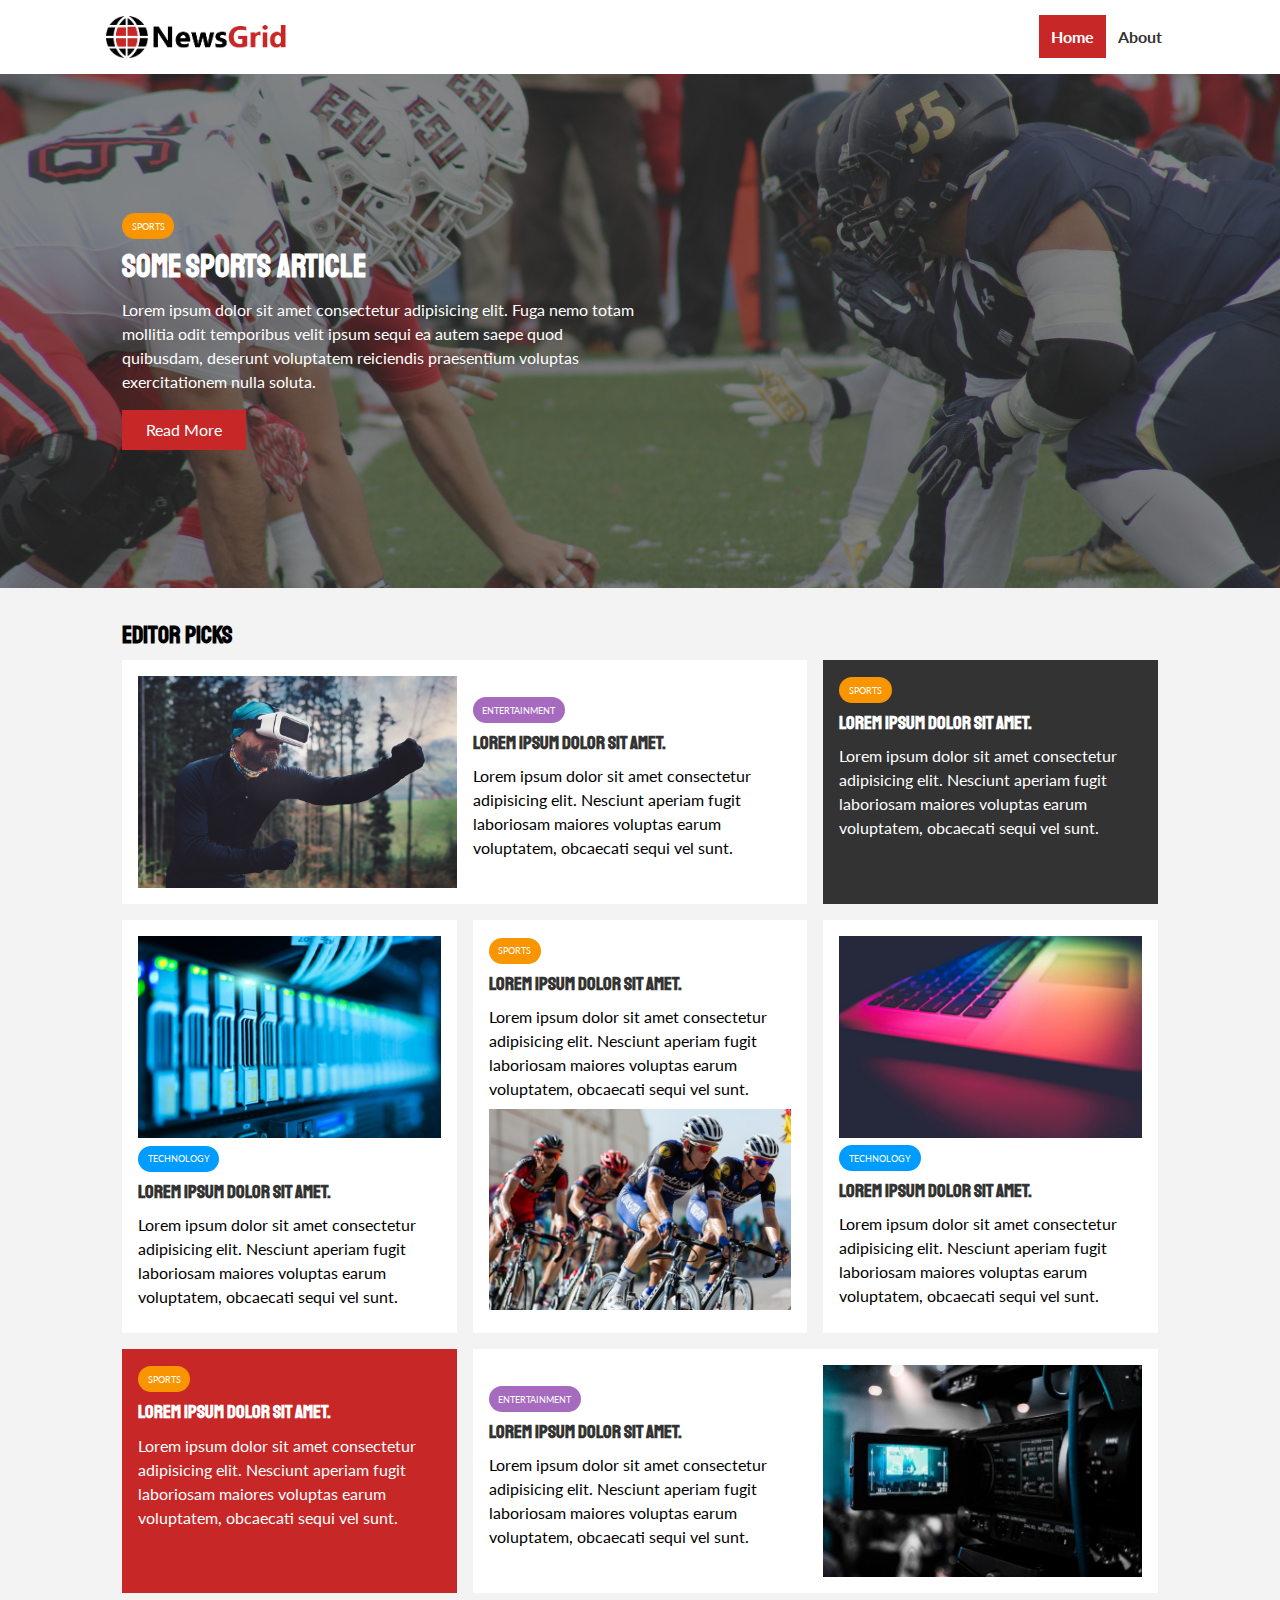
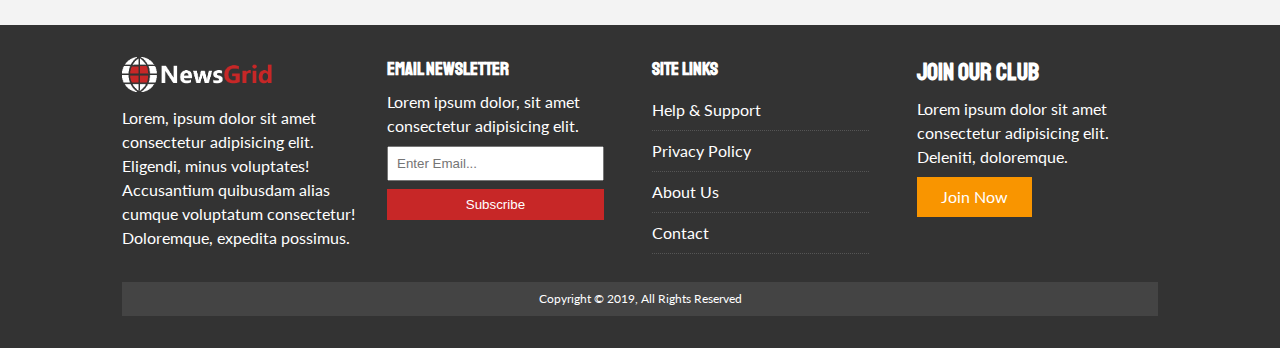
<file: index.html>
<!DOCTYPE html>
<html lang="en">
<head>
  <meta charset="UTF-8">
  <meta http-equiv="X-UA-Compatible" content="IE=edge">
  <meta name="viewport" content="width=device-width, initial-scale=1.0">
  <link rel="stylesheet" href="./css/style.css">
  <link rel="stylesheet" media="screen and (max-width: 768px)" href="./css/mobile.css">
  <link rel="stylesheet" href="https://use.fontawesome.com/releases/v5.15.3/css/all.css" integrity="sha384-SZXxX4whJ79/gErwcOYf+zWLeJdY/qpuqC4cAa9rOGUstPomtqpuNWT9wdPEn2fk" crossorigin="anonymous">
  <link rel="shortcut icon" type="image/x-icon" href="./favicon.ico">
  <link href="https://fonts.googleapis.com/css2?family=Lato&family=Staatliches&display=swap" rel="stylesheet">
  <title>NewsGrid | Latest News</title>
</head>
<body>
  <nav id="main-nav">
    <div class="container">
      <img src="./img/logo.png" alt="NewsGrid" class="logo">
      <div class="social">
        <a href="https://facebook.com" target="_blank"><i class="fab fa-facebook fa-2x"></i></a>
        <a href="https://twitter.com" target="_blank"><i class="fab fa-twitter fa-2x"></i></a>
        <a href="https://instagram.com" target="_blank"><i class="fab fa-instagram fa-2x"></i></a>
        <a href="https://youtube.com" target="_blank"><i class="fab fa-youtube fa-2x"></i></a>
      </div>
      <ul>
        <li><a class="current" href="./index.html">Home</a></li>
        <li><a href="./about.html">About</a></li>
      </ul>
    </div>
  </nav>

  <!-- Showcase -->
  <header id="showcase">
    <div class="container">
      <div class="showcase-container">
        <div class="showcase-content">
          <div class="category category-sports">Sports</div>
          <h1>Some Sports Article</h1>
          <p>Lorem ipsum dolor sit amet consectetur adipisicing elit. Fuga nemo totam mollitia odit temporibus velit ipsum sequi ea autem saepe quod quibusdam, deserunt voluptatem reiciendis praesentium voluptas exercitationem nulla soluta.</p>
          <a href="./article.html" class="btn btn-primary">Read More</a>
        </div>
      </div>
    </div>
  </header>

  <!-- Home Articles -->
  <section id="home-articles" class="py-2">
    <div class="container">
      <h2>Editor Picks</h2>
      <div class="articles-container">
        <article class="card">
          <img src="./img/articles/ent1.jpg" alt="">
          <div>
            <div class="category category-ent">Entertainment</div>
            <h3>
              <a href="./article.html">Lorem ipsum dolor sit amet.</a>
            </h3>
            <p>Lorem ipsum dolor sit amet consectetur adipisicing elit. Nesciunt aperiam fugit laboriosam maiores voluptas earum voluptatem, obcaecati sequi vel sunt.</p>
          </div>
        </article>
        
        <article class="card bg-dark">
          <div class="category category-sports">Sports</div>
          <h3>
            <a href="./article.html">Lorem ipsum dolor sit amet.</a>
          </h3>
          <p>Lorem ipsum dolor sit amet consectetur adipisicing elit. Nesciunt aperiam fugit laboriosam maiores voluptas earum voluptatem, obcaecati sequi vel sunt.</p>
        </article>
        <article class="card">
          <img src="./img/articles/tech1.jpg" alt="">
          <div class="category category-tech">Technology</div>
          <h3>
            <a href="./article.html">Lorem ipsum dolor sit amet.</a>
          </h3>
          <p>Lorem ipsum dolor sit amet consectetur adipisicing elit. Nesciunt aperiam fugit laboriosam maiores voluptas earum voluptatem, obcaecati sequi vel sunt.</p>
        </article>
        <article class="card">
          <div class="category category-sports">Sports</div>
          <h3>
            <a href="./article.html">Lorem ipsum dolor sit amet.</a>
          </h3>
          <p>Lorem ipsum dolor sit amet consectetur adipisicing elit. Nesciunt aperiam fugit laboriosam maiores voluptas earum voluptatem, obcaecati sequi vel sunt.</p>
          <img src="./img/articles/sports1.jpg" alt="">
        </article>
        <article class="card">
          <img src="./img/articles/tech2.jpg" alt="">
          <div class="category category-tech">Technology</div>
          <h3>
            <a href="./article.html">Lorem ipsum dolor sit amet.</a>
          </h3>
          <p>Lorem ipsum dolor sit amet consectetur adipisicing elit. Nesciunt aperiam fugit laboriosam maiores voluptas earum voluptatem, obcaecati sequi vel sunt.</p>
        </article>
      </article>
      <article class="card  bg-primary">
        <div class="category category-sports">Sports</div>
        <h3>
          <a href="./article.html">Lorem ipsum dolor sit amet.</a>
        </h3>
        <p>Lorem ipsum dolor sit amet consectetur adipisicing elit. Nesciunt aperiam fugit laboriosam maiores voluptas earum voluptatem, obcaecati sequi vel sunt.</p>
      </article>
      <article class="card">
        <div>
          <div class="category category-ent">Entertainment</div>
          <h3>
            <a href="./article.html">Lorem ipsum dolor sit amet.</a>
          </h3>
          <p>Lorem ipsum dolor sit amet consectetur adipisicing elit. Nesciunt aperiam fugit laboriosam maiores voluptas earum voluptatem, obcaecati sequi vel sunt.</p>
        </div>
        <img src="./img/articles/ent2.jpg" alt="">
      </article>
      </div>
    </div>
  </section>

  <!-- Footer -->
  <footer id="main-footer" class="py-2">
    <div class="container footer-container">
      <div>
        <img src="./img/logo_light.png" alt="NewsGrid">
        <p>Lorem, ipsum dolor sit amet consectetur adipisicing elit. Eligendi, minus voluptates! Accusantium quibusdam alias cumque voluptatum consectetur! Doloremque, expedita possimus.</p>
      </div>
      
      <div>
        <h3>Email Newsletter</h3>
        <p>Lorem ipsum dolor, sit amet consectetur adipisicing elit.</p>
        <form>
          <input type="email" placeholder="Enter Email...">
          <input type="submit" value="Subscribe" class="btn btn-primary">
        </form>
      </div>

      <div>
        <h3>Site Links</h3>
        <ul class="list">
          <li><a href="#">Help & Support</a></li>
          <li><a href="#">Privacy Policy</a></li>
          <li><a href="#">About Us</a></li>
          <li><a href="#">Contact</a></li>
        </ul>
      </div>

      <div>
        <h2>Join Our Club</h2>
        <p>Lorem ipsum dolor sit amet consectetur adipisicing elit. Deleniti, doloremque.</p>
        <a href="#" class="btn btn-secondary">Join Now</a>
      </div>
      <div>
        Copyright &copy; 2019, All Rights Reserved
      </div>
    </div>
  </footer>
  
</body>
</html>
</file>
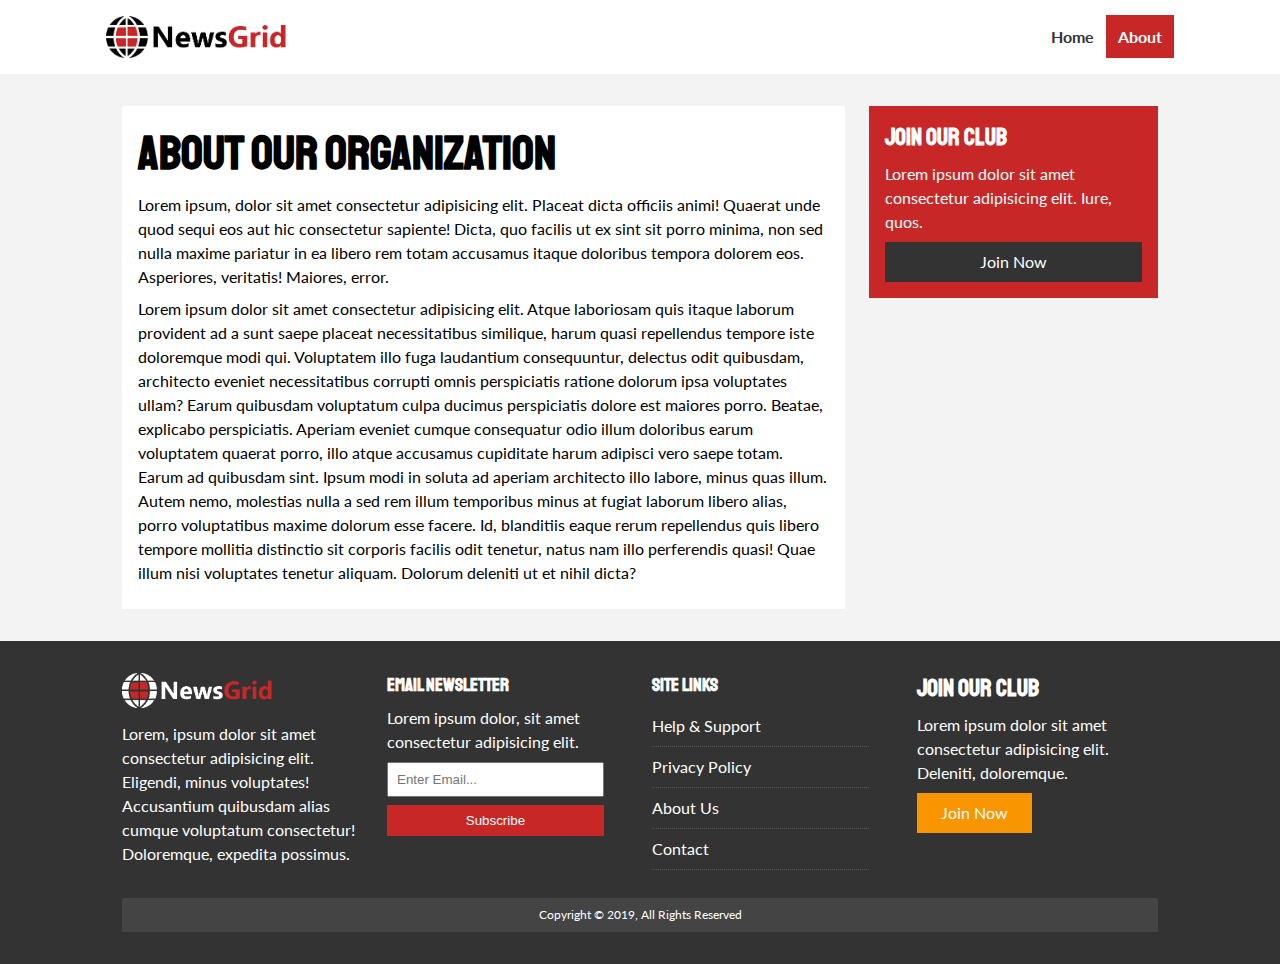
<file: about.html>
<!DOCTYPE html>
<html lang="en">
	<head>
		<meta charset="UTF-8" />
		<meta http-equiv="X-UA-Compatible" content="IE=edge" />
		<meta name="viewport" content="width=device-width, initial-scale=1.0" />
		<link rel="stylesheet" href="./css/style.css" />
		<link
			rel="stylesheet"
			media="screen and (max-width: 768px)"
			href="./css/mobile.css"
		/>
		<link
			rel="stylesheet"
			href="https://use.fontawesome.com/releases/v5.15.3/css/all.css"
			integrity="sha384-SZXxX4whJ79/gErwcOYf+zWLeJdY/qpuqC4cAa9rOGUstPomtqpuNWT9wdPEn2fk"
			crossorigin="anonymous"
		/>
		<link rel="shortcut icon" type="image/x-icon" href="./favicon.ico" />
		<link
			href="https://fonts.googleapis.com/css2?family=Lato&family=Staatliches&display=swap"
			rel="stylesheet"
		/>
		<title>NewsGrid | About</title>
	</head>
	<body>
		<nav id="main-nav">
			<div class="container">
				<img src="./img/logo.png" alt="NewsGrid" class="logo" />
				<div class="social">
					<a href="https://facebook.com" target="_blank"
						><i class="fab fa-facebook fa-2x"></i
					></a>
					<a href="https://twitter.com" target="_blank"
						><i class="fab fa-twitter fa-2x"></i
					></a>
					<a href="https://instagram.com" target="_blank"
						><i class="fab fa-instagram fa-2x"></i
					></a>
					<a href="https://youtube.com" target="_blank"
						><i class="fab fa-youtube fa-2x"></i
					></a>
				</div>
				<ul>
					<li><a href="./index.html">Home</a></li>
					<li><a class="current" href="./about.html">About</a></li>
				</ul>
			</div>
		</nav>

		<section id="about">
			<div class="container">
				<div class="page-container">
					<article class="card">
						<h1 class="l-heading">About Our Organization</h1>
						<p>
							Lorem ipsum, dolor sit amet consectetur adipisicing elit. Placeat
							dicta officiis animi! Quaerat unde quod sequi eos aut hic
							consectetur sapiente! Dicta, quo facilis ut ex sint sit porro
							minima, non sed nulla maxime pariatur in ea libero rem totam
							accusamus itaque doloribus tempora dolorem eos. Asperiores,
							veritatis! Maiores, error.
						</p>
						<p>
							Lorem ipsum dolor sit amet consectetur adipisicing elit. Atque
							laboriosam quis itaque laborum provident ad a sunt saepe placeat
							necessitatibus similique, harum quasi repellendus tempore iste
							doloremque modi qui. Voluptatem illo fuga laudantium consequuntur,
							delectus odit quibusdam, architecto eveniet necessitatibus
							corrupti omnis perspiciatis ratione dolorum ipsa voluptates ullam?
							Earum quibusdam voluptatum culpa ducimus perspiciatis dolore est
							maiores porro. Beatae, explicabo perspiciatis. Aperiam eveniet
							cumque consequatur odio illum doloribus earum voluptatem quaerat
							porro, illo atque accusamus cupiditate harum adipisci vero saepe
							totam. Earum ad quibusdam sint. Ipsum modi in soluta ad aperiam
							architecto illo labore, minus quas illum. Autem nemo, molestias
							nulla a sed rem illum temporibus minus at fugiat laborum libero
							alias, porro voluptatibus maxime dolorum esse facere. Id,
							blanditiis eaque rerum repellendus quis libero tempore mollitia
							distinctio sit corporis facilis odit tenetur, natus nam illo
							perferendis quasi! Quae illum nisi voluptates tenetur aliquam.
							Dolorum deleniti ut et nihil dicta?
						</p>
					</article>
					<aside class="card bg-primary">
						<h2>Join Our Club</h2>
						<p>
							Lorem ipsum dolor sit amet consectetur adipisicing elit. Iure,
							quos.
						</p>
						<a href="#" class="btn btn-dark btn-block">Join Now</a>
					</aside>
				</div>
			</div>
		</section>

		<!-- Footer -->
		<footer id="main-footer" class="py-2">
			<div class="container footer-container">
				<div>
					<img src="./img/logo_light.png" alt="NewsGrid" />
					<p>
						Lorem, ipsum dolor sit amet consectetur adipisicing elit. Eligendi,
						minus voluptates! Accusantium quibusdam alias cumque voluptatum
						consectetur! Doloremque, expedita possimus.
					</p>
				</div>
				<div>
					<h3>Email Newsletter</h3>
					<p>Lorem ipsum dolor, sit amet consectetur adipisicing elit.</p>
					<form>
						<input type="email" placeholder="Enter Email..." />
						<input type="submit" value="Subscribe" class="btn btn-primary" />
					</form>
				</div>
				<div>
					<h3>Site Links</h3>
					<ul class="list">
						<li><a href="#">Help & Support</a></li>
						<li><a href="#">Privacy Policy</a></li>
						<li><a href="#">About Us</a></li>
						<li><a href="#">Contact</a></li>
					</ul>
				</div>
				<div>
					<h2>Join Our Club</h2>
					<p>
						Lorem ipsum dolor sit amet consectetur adipisicing elit. Deleniti,
						doloremque.
					</p>
					<a href="#" class="btn btn-secondary">Join Now</a>
				</div>
				<div>Copyright &copy; 2019, All Rights Reserved</div>
			</div>
		</footer>
	</body>
</html>
</file>
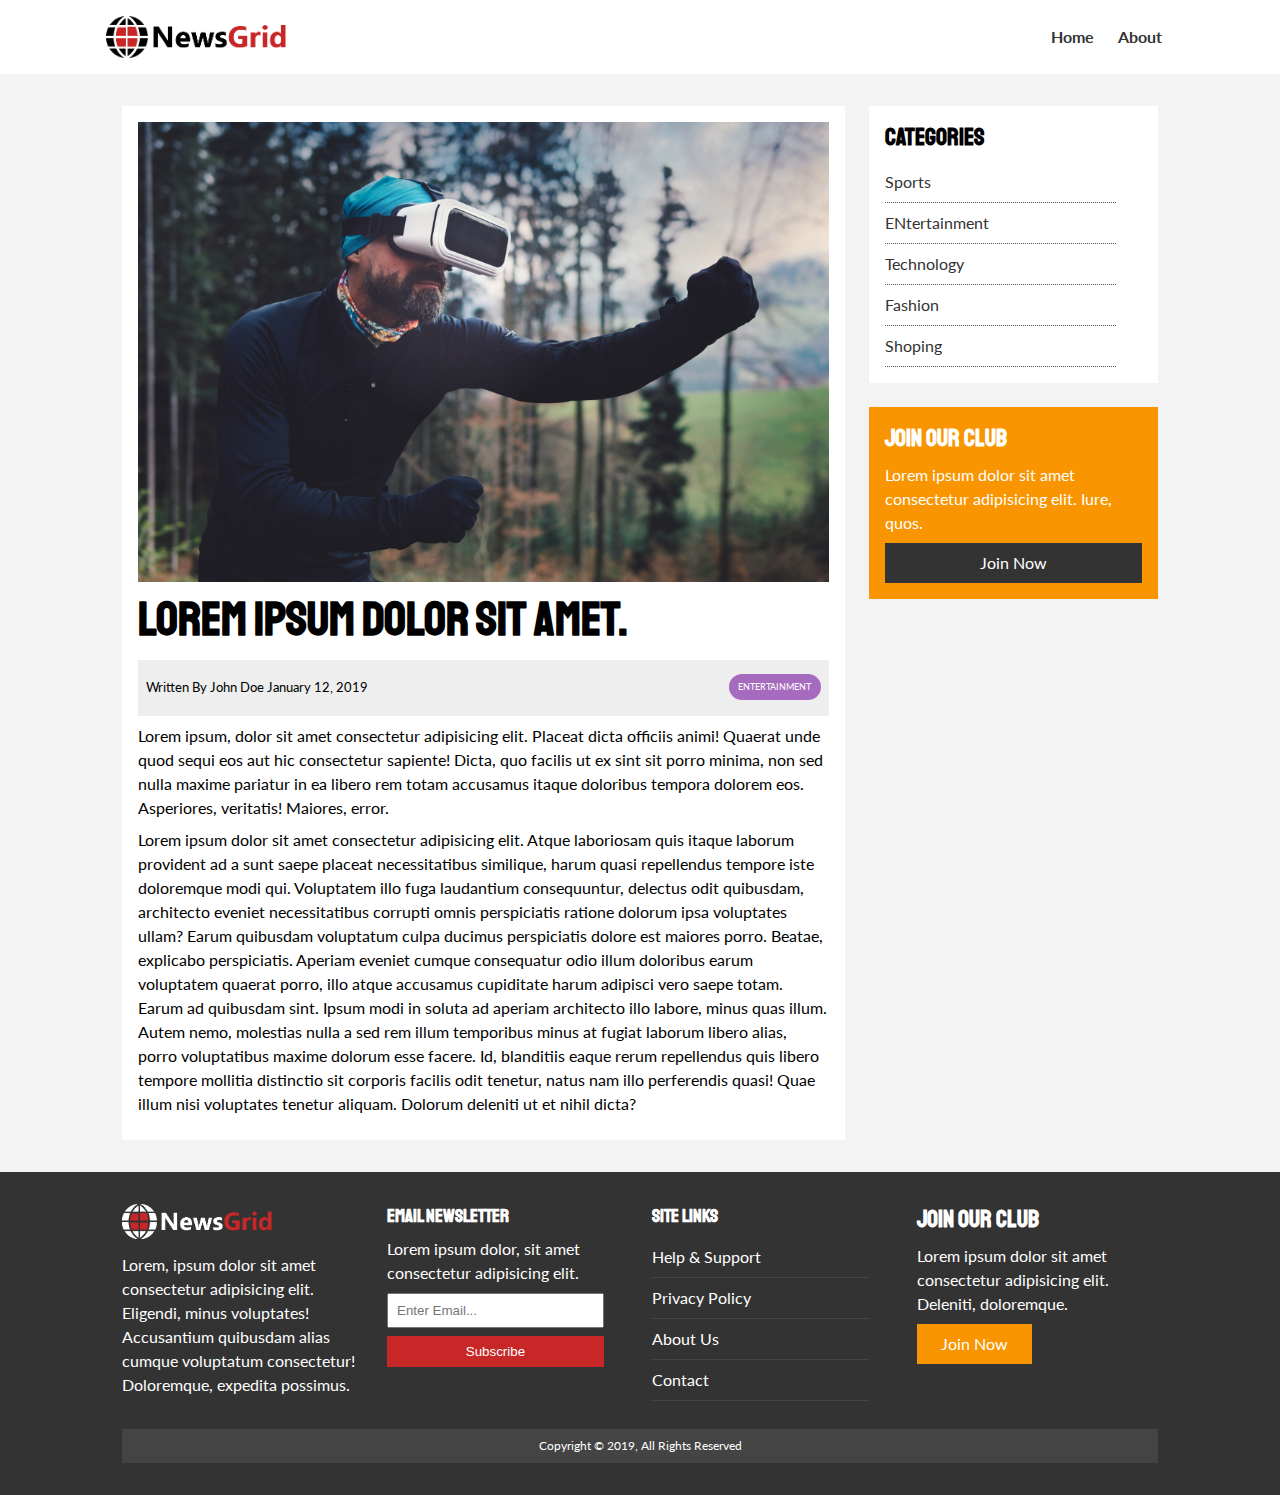
<file: article.html>
<!DOCTYPE html>
<html lang="en">
	<head>
		<meta charset="UTF-8" />
		<meta http-equiv="X-UA-Compatible" content="IE=edge" />
		<meta name="viewport" content="width=device-width, initial-scale=1.0" />
		<link rel="stylesheet" href="./css/style.css" />
		<link
			rel="stylesheet"
			media="screen and (max-width: 768px)"
			href="./css/mobile.css"
		/>
		<link
			rel="stylesheet"
			href="https://use.fontawesome.com/releases/v5.15.3/css/all.css"
			integrity="sha384-SZXxX4whJ79/gErwcOYf+zWLeJdY/qpuqC4cAa9rOGUstPomtqpuNWT9wdPEn2fk"
			crossorigin="anonymous"
		/>
		<link rel="shortcut icon" type="image/x-icon" href="./favicon.ico" />
		<link
			href="https://fonts.googleapis.com/css2?family=Lato&family=Staatliches&display=swap"
			rel="stylesheet"
		/>
		<title>NewsGrid | Latest News</title>
	</head>
	<body>
		<nav id="main-nav">
			<div class="container">
				<img src="./img/logo.png" alt="NewsGrid" class="logo" />
				<div class="social">
					<a href="https://facebook.com" target="_blank"
						><i class="fab fa-facebook fa-2x"></i
					></a>
					<a href="https://twitter.com" target="_blank"
						><i class="fab fa-twitter fa-2x"></i
					></a>
					<a href="https://instagram.com" target="_blank"
						><i class="fab fa-instagram fa-2x"></i
					></a>
					<a href="https://youtube.com" target="_blank"
						><i class="fab fa-youtube fa-2x"></i
					></a>
				</div>
				<ul>
					<li><a href="./index.html">Home</a></li>
					<li><a href="./about.html">About</a></li>
				</ul>
			</div>
		</nav>

		<section id="article">
			<div class="container">
				<div class="page-container">
					<article class="card">
						<img src="./img/articles/ent1.jpg" alt="" />
						<h1 class="l-heading">Lorem ipsum dolor sit amet.</h1>
						<div class="meta">
							<small>
								<i class="fas fa-user"></i> Written By John Doe January 12, 2019
							</small>
							<div class="category category-ent">Entertainment</div>
						</div>
						<p>
							Lorem ipsum, dolor sit amet consectetur adipisicing elit. Placeat
							dicta officiis animi! Quaerat unde quod sequi eos aut hic
							consectetur sapiente! Dicta, quo facilis ut ex sint sit porro
							minima, non sed nulla maxime pariatur in ea libero rem totam
							accusamus itaque doloribus tempora dolorem eos. Asperiores,
							veritatis! Maiores, error.
						</p>
						<p>
							Lorem ipsum dolor sit amet consectetur adipisicing elit. Atque
							laboriosam quis itaque laborum provident ad a sunt saepe placeat
							necessitatibus similique, harum quasi repellendus tempore iste
							doloremque modi qui. Voluptatem illo fuga laudantium consequuntur,
							delectus odit quibusdam, architecto eveniet necessitatibus
							corrupti omnis perspiciatis ratione dolorum ipsa voluptates ullam?
							Earum quibusdam voluptatum culpa ducimus perspiciatis dolore est
							maiores porro. Beatae, explicabo perspiciatis. Aperiam eveniet
							cumque consequatur odio illum doloribus earum voluptatem quaerat
							porro, illo atque accusamus cupiditate harum adipisci vero saepe
							totam. Earum ad quibusdam sint. Ipsum modi in soluta ad aperiam
							architecto illo labore, minus quas illum. Autem nemo, molestias
							nulla a sed rem illum temporibus minus at fugiat laborum libero
							alias, porro voluptatibus maxime dolorum esse facere. Id,
							blanditiis eaque rerum repellendus quis libero tempore mollitia
							distinctio sit corporis facilis odit tenetur, natus nam illo
							perferendis quasi! Quae illum nisi voluptates tenetur aliquam.
							Dolorum deleniti ut et nihil dicta?
						</p>
					</article>

					<aside id="category" class="card">
						<h2>Categories</h2>
						<ul class="list">
							<li>
								<a href="#"><i class="fas fa-chevron-right"></i> Sports</a>
							</li>
							<li>
								<a href="#"
									><i class="fas fa-chevron-right"></i> ENtertainment</a
								>
							</li>
							<li>
								<a href="#"><i class="fas fa-chevron-right"></i> Technology</a>
							</li>
							<li>
								<a href="#"><i class="fas fa-chevron-right"></i> Fashion</a>
							</li>
							<li>
								<a href="#"><i class="fas fa-chevron-right"></i> Shoping</a>
							</li>
						</ul>
					</aside>

					<aside class="card bg-secondary">
						<h2>Join Our Club</h2>
						<p>
							Lorem ipsum dolor sit amet consectetur adipisicing elit. Iure,
							quos.
						</p>
						<a href="#" class="btn btn-dark btn-block">Join Now</a>
					</aside>
				</div>
			</div>
		</section>

		<!-- Footer -->
		<footer id="main-footer" class="py-2">
			<div class="container footer-container">
				<div>
					<img src="./img/logo_light.png" alt="NewsGrid" />
					<p>
						Lorem, ipsum dolor sit amet consectetur adipisicing elit. Eligendi,
						minus voluptates! Accusantium quibusdam alias cumque voluptatum
						consectetur! Doloremque, expedita possimus.
					</p>
				</div>
				<div>
					<h3>Email Newsletter</h3>
					<p>Lorem ipsum dolor, sit amet consectetur adipisicing elit.</p>
					<form>
						<input type="email" placeholder="Enter Email..." />
						<input type="submit" value="Subscribe" class="btn btn-primary" />
					</form>
				</div>
				<div>
					<h3>Site Links</h3>
					<ul class="list">
						<li><a href="#">Help & Support</a></li>
						<li><a href="#">Privacy Policy</a></li>
						<li><a href="#">About Us</a></li>
						<li><a href="#">Contact</a></li>
					</ul>
				</div>
				<div>
					<h2>Join Our Club</h2>
					<p>
						Lorem ipsum dolor sit amet consectetur adipisicing elit. Deleniti,
						doloremque.
					</p>
					<a href="#" class="btn btn-secondary">Join Now</a>
				</div>
				<div>Copyright &copy; 2019, All Rights Reserved</div>
			</div>
		</footer>
	</body>
</html>
</file>
<file: css/style.css>
:root {
	--primary-color: #c72727;
	--secondary-color: #f99500;
	--light-color: #f3f3f3;
	--dark-color: #333;
	--max-width: 1100px;
}

.category {
	--sports-color: #f99500;
	--ent-color: #a66bbe;
	--tech-color: #009cff;
}

* {
	margin: 0;
	padding: 0;
	box-sizing: border-box;
}

body {
	font-family: 'Lato', sans-serif;
	line-height: 1.5;
	background: var(--light-color);
}

a {
	color: #333;
	text-decoration: none;
}

ul {
	list-style: none;
}

p {
	margin: 0.5rem 0;
}

img {
	width: 100%;
}

h1,
h2,
h3,
h4,
h5,
h6 {
	font-family: 'Staatliches', cursive;
	margin-bottom: 0.55rem;
	line-height: 1.3;
}

/* Utlility */
.container {
	max-width: var(--max-width);
	margin: auto;
	padding: 0 2rem;
	overflow: hidden;
}

.category {
	display: inline-block;
	color: #fff;
	font-size: 0.55rem;
	text-transform: uppercase;
	padding: 0.4rem 0.6rem;
	border-radius: 15px;
	margin-bottom: 0.5rem;
}

.category-sports {
	background: var(--sports-color);
}
.category-ent {
	background: var(--ent-color);
}
.category-tech {
	background: var(--tech-color);
}

.btn {
	display: inline-block;
	border: none;
	background: var(--dark-color);
	color: #fff;
	padding: 0.5rem 1.5rem;
}

.btn-light {
	background: var(--light-color);
}
.btn-primary {
	background: var(--primary-color);
}
.btn-secondary {
	background: var(--secondary-color);
}

.btn:hover {
	opacity: 0.9;
}

.btn-block {
	display: block;
	width: 100%;
	text-align: center;
}

.card {
	background: #fff;
	padding: 1rem;
}

.bg-dark {
	background: var(--dark-color);
	color: #fff;
}

.bg-primary {
	background: var(--primary-color);
	color: #fff;
}

.bg-secondary {
	background: var(--secondary-color);
	color: #fff;
}

.bg-dark h1,
.bg-dark h2,
.bg-dark h3,
.bg-dark a,
.bg-primary h1,
.bg-primary h2,
.bg-primary h3,
.bg-primary a,
.bg-secondary h1,
.bg-secondary h2,
.bg-secondary h3,
.bg-secondary a {
	color: #fff;
}

.py-1 {
	padding: 1.5rem 0;
}
.py-2 {
	padding: 2rem 0;
}
.py-3 {
	padding: 3rem 0;
}
.p-1 {
	padding: 1.5rem;
}
.p-1 {
	padding: 2rem;
}
.p-1 {
	padding: 3rem;
}

.l-heading {
	font-size: 3rem;
}

.list li {
	padding: 0.5rem 0;
	border-bottom: #555 dotted 1px;
	width: 90%;
}

.list li a:hover {
	color: var(--primary-color) !important;
}

/* Inner page grid container */
.page-container {
	display: grid;
	grid-template-columns: 5fr 2fr;
	margin: 2rem 0;
	grid-gap: 1.5rem;
}

.page-container > *:first-child {
	grid-row: 1 / span 3;
}

/* Navigation */
#main-nav {
	background: #fff;
	position: sticky;
	top: 0;
	z-index: 2;
}

#main-nav .container {
	display: grid;
	grid-template-columns: 6fr 3fr 2fr;
	padding: 1rem;
	align-items: center;
}

#main-nav .logo {
	width: 180px;
}

#main-nav ul {
	justify-self: end;
	display: flex;
}

#main-nav ul li a {
	padding: 0.75rem;
	font-weight: bold;
}

#main-nav ul li a.current {
	background: var(--primary-color);
	color: #fff;
}

#main-nav ul li a:hover {
	background: var(--light-color);
	color: var(--dark-color);
}

#main-nav .social {
	justify-self: center;
}

#main-nav .social i {
	color: #777;
	margin-right: 0.5rem;
}

/* Showcase */
#showcase {
	color: #fff;
	background: #333;
	padding: 2rem;
	position: relative;
}

#showcase:before {
	content: '';
	background: url('../img/featured.jpg') no-repeat center center/cover;
	position: absolute;
	top: 0;
	left: 0;
	width: 100%;
	height: 100%;
	opacity: 0.4;
}

#showcase .showcase-container {
	display: grid;
	grid-template-columns: repeat(2, 1fr);
	justify-content: center;
	align-items: center;
	height: 50vh;
}

#showcase .showcase-content {
	z-index: 1;
}

#showcase .showcase-content p {
	margin-bottom: 1rem;
}

/* Home Articles */
#home-articles .articles-container {
	display: grid;
	grid-template-columns: repeat(3, 1fr);
	grid-gap: 1rem;
}

#home-articles .articles-container > *:first-child,
#home-articles .articles-container > *:last-child {
	display: grid;
	grid-template-columns: repeat(2, 1fr);
	grid-gap: 1rem;
	align-items: center;
	grid-column: 1 / span 2;
}

#home-articles .articles-container > *:last-child {
	grid-column: 2 / span 2;
}

#article .meta {
	display: flex;
	justify-content: space-between;
	align-items: center;
	background: #eee;
	padding: 0.5rem;
}

#article .meta .category {
	margin-top: 0.4rem;
}

/* Footer */
#main-footer {
	background: var(--dark-color);
	color: #fff;
}

#main-footer img {
	width: 150px;
}

#main-footer a {
	color: #fff;
}

#main-footer .footer-container {
	display: grid;
	grid-template-columns: repeat(4, 1fr);
	grid-gap: 1.5rem;
}

#main-footer .footer-container > *:last-child {
	background: #444;
	grid-column: 1 / span 4;
	padding: 0.5rem;
	text-align: center;
	font-size: 0.75rem;
}

#main-footer .footer-container input[type='email'] {
	width: 90%;
	padding: 0.5rem;
	margin-bottom: 0.5rem;
}

#main-footer .footer-container input[type='submit'] {
	width: 90%;
}
</file>
<file: css/mobile.css>
/* Navigation */
#main-nav .social {
	display: none;
}

#main-nav .container {
	grid-template-columns: 1fr;
	grid-gap: 1.2rem;
}

#main-nav ul,
#main-nav .logo {
	justify-self: center;
}

#main-nav ul li a {
	padding: 0.5rem;
}

#home-articles .articles-container {
	grid-template-columns: repeat(2, 1fr);
}

#home-articles .articles-container > *:first-child,
#home-articles .articles-container > *:last-child {
	grid-template-columns: 1fr;
	grid-column: 1;
}

@media (max-width: 600px) {
	/* Stack Grid Items */
	#showcase .showcase-container,
	#home-articles .articles-container,
	#main-footer .footer-container {
		grid-template-columns: 1fr;
	}

	#main-footer .footer-container > *:last-child {
		grid-column: 1;
	}

	#main-footer .footer-container > *:first-child,
	#main-footer .footer-container > *:nth-child(2) {
		border-bottom: #444 dotted 1px;
		padding-bottom: 1rem;
	}

	.paige-container {
		grid-template-columns: 1fr;
		text-align: center;
	}

	.paige-container > *:first-child {
		grid-row: 1;
	}

	.l-heading {
		font-size: 2rem;
	}
}
</file>
